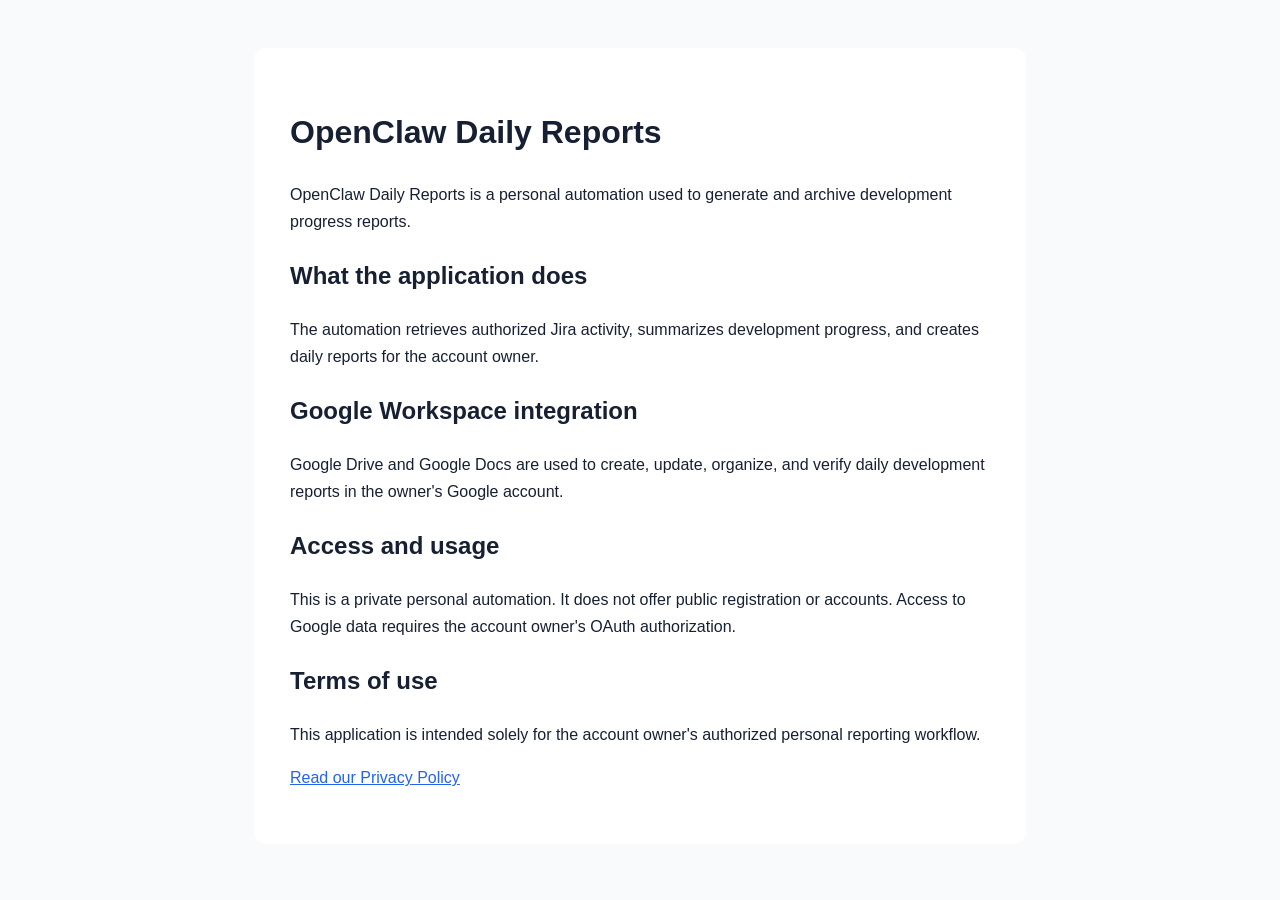
<file: public/openclaw.html>
<!DOCTYPE html>
<html lang="en">
<head>
  <meta charset="UTF-8">
  <meta name="viewport" content="width=device-width, initial-scale=1">
  <title>OpenClaw Daily Reports</title>
  <style>
    body {
      font-family: Arial, sans-serif;
      background: #f8fafc;
      color: #172033;
      line-height: 1.7;
      margin: 0;
      padding: 48px 20px;
    }
    main {
      max-width: 700px;
      margin: auto;
      background: white;
      padding: 36px;
      border-radius: 12px;
    }
    a { color: #2563eb; }
  </style>
</head>
<body>
  <main>
    <h1>OpenClaw Daily Reports</h1>

    <p>
      OpenClaw Daily Reports is a personal automation
      used to generate and archive development progress
      reports.
    </p>

    <h2>What the application does</h2>
    <p>
      The automation retrieves authorized Jira activity,
      summarizes development progress, and creates daily
      reports for the account owner.
    </p>

    <h2>Google Workspace integration</h2>
    <p>
      Google Drive and Google Docs are used to create,
      update, organize, and verify daily development
      reports in the owner's Google account.
    </p>

    <h2>Access and usage</h2>
    <p>
      This is a private personal automation. It does
      not offer public registration or accounts.
      Access to Google data requires the account
      owner's OAuth authorization.
    </p>

    <h2>Terms of use</h2>
    <p>
      This application is intended solely for the
      account owner's authorized personal reporting
      workflow.
    </p>

    <p>
      <a href="/openclawprivacy.html">
        Read our Privacy Policy
      </a>
    </p>
  </main>
</body>
</html>
</file>
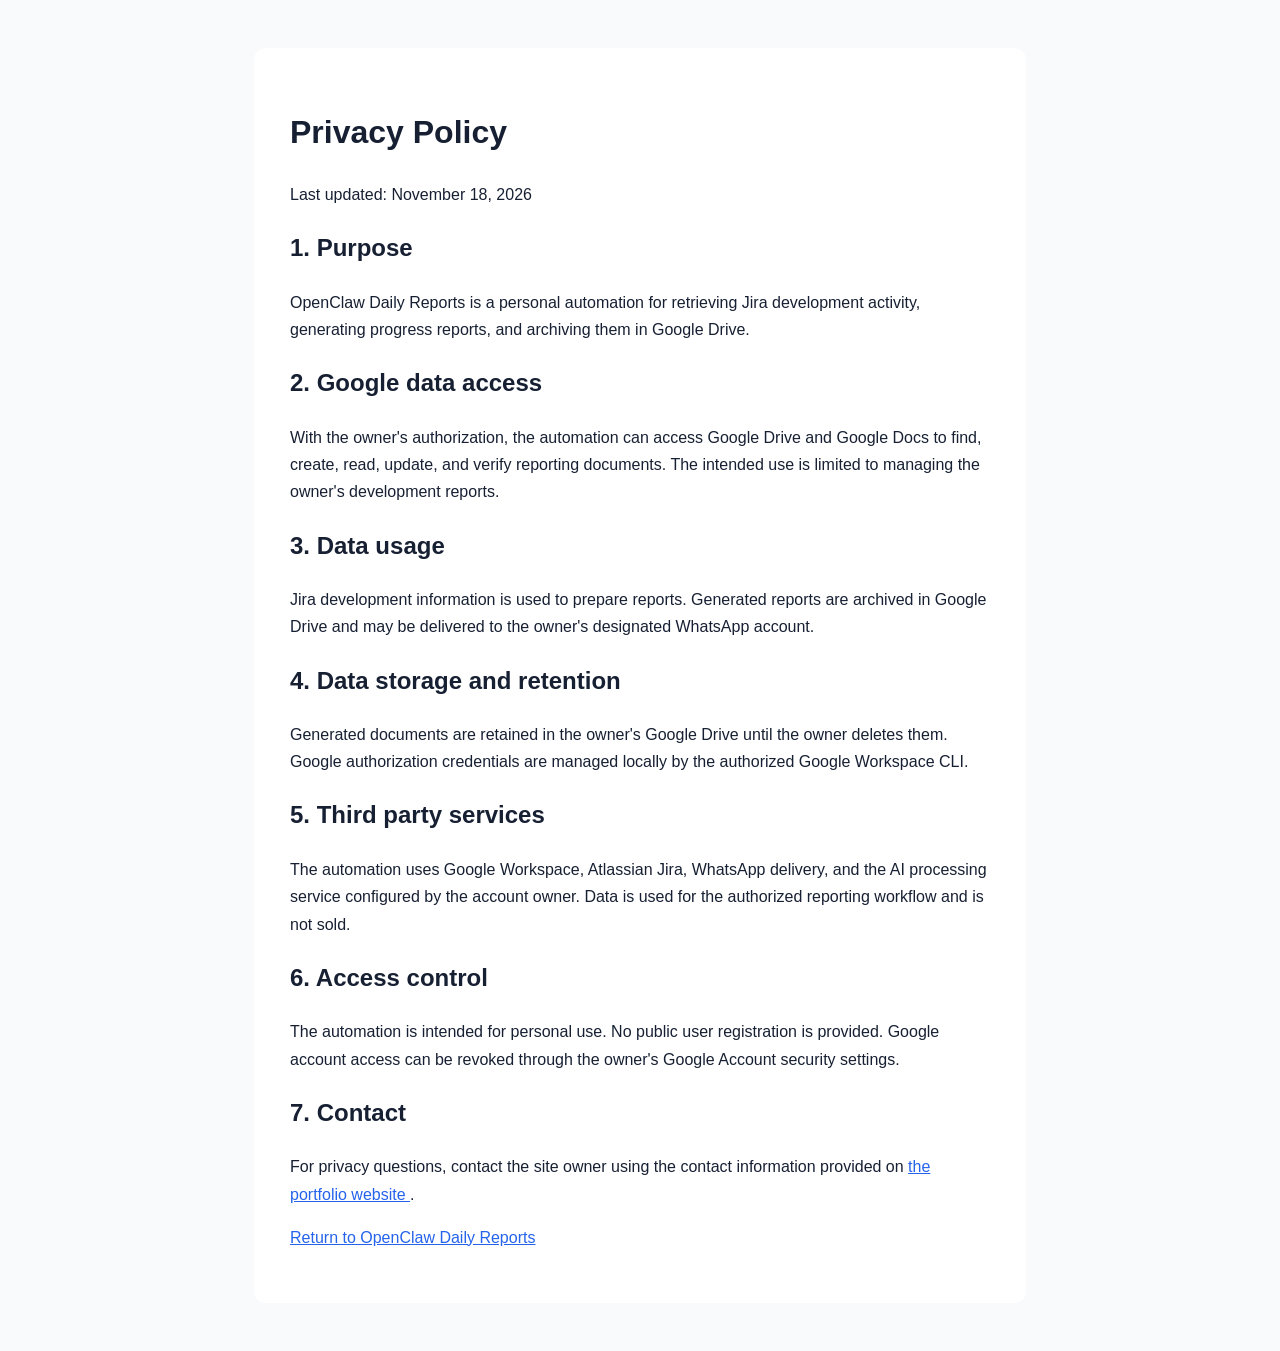
<file: public/openclawprivacy.html>
<!DOCTYPE html>
<html lang="en">
<head>
  <meta charset="UTF-8">
  <meta name="viewport" content="width=device-width, initial-scale=1">
  <title>Privacy Policy | OpenClaw Daily Reports</title>
  <style>
    body {
      font-family: Arial, sans-serif;
      background: #f8fafc;
      color: #172033;
      line-height: 1.7;
      margin: 0;
      padding: 48px 20px;
    }
    main {
      max-width: 700px;
      margin: auto;
      background: white;
      padding: 36px;
      border-radius: 12px;
    }
    a { color: #2563eb; }
  </style>
</head>
<body>
  <main>
    <h1>Privacy Policy</h1>
    <p>Last updated: November 18, 2026</p>

    <h2>1. Purpose</h2>
    <p>
      OpenClaw Daily Reports is a personal automation
      for retrieving Jira development activity,
      generating progress reports, and archiving them
      in Google Drive.
    </p>

    <h2>2. Google data access</h2>
    <p>
      With the owner's authorization, the automation
      can access Google Drive and Google Docs to find,
      create, read, update, and verify reporting
      documents. The intended use is limited to
      managing the owner's development reports.
    </p>

    <h2>3. Data usage</h2>
    <p>
      Jira development information is used to prepare
      reports. Generated reports are archived in
      Google Drive and may be delivered to the owner's
      designated WhatsApp account.
    </p>

    <h2>4. Data storage and retention</h2>
    <p>
      Generated documents are retained in the owner's
      Google Drive until the owner deletes them.
      Google authorization credentials are managed
      locally by the authorized Google Workspace CLI.
    </p>

    <h2>5. Third party services</h2>
    <p>
      The automation uses Google Workspace, Atlassian
      Jira, WhatsApp delivery, and the AI processing
      service configured by the account owner.
      Data is used for the authorized reporting workflow
      and is not sold.
    </p>

    <h2>6. Access control</h2>
    <p>
      The automation is intended for personal use.
      No public user registration is provided.
      Google account access can be revoked through
      the owner's Google Account security settings.
    </p>

    <h2>7. Contact</h2>
    <p>
      For privacy questions, contact the site owner
      using the contact information provided on
      <a href="https://siddhantashrestha.com.np/">
        the portfolio website
      </a>.
    </p>

    <p>
      <a href="/openclaw.html">
        Return to OpenClaw Daily Reports
      </a>
    </p>
  </main>
</body>
</html>
</file>
